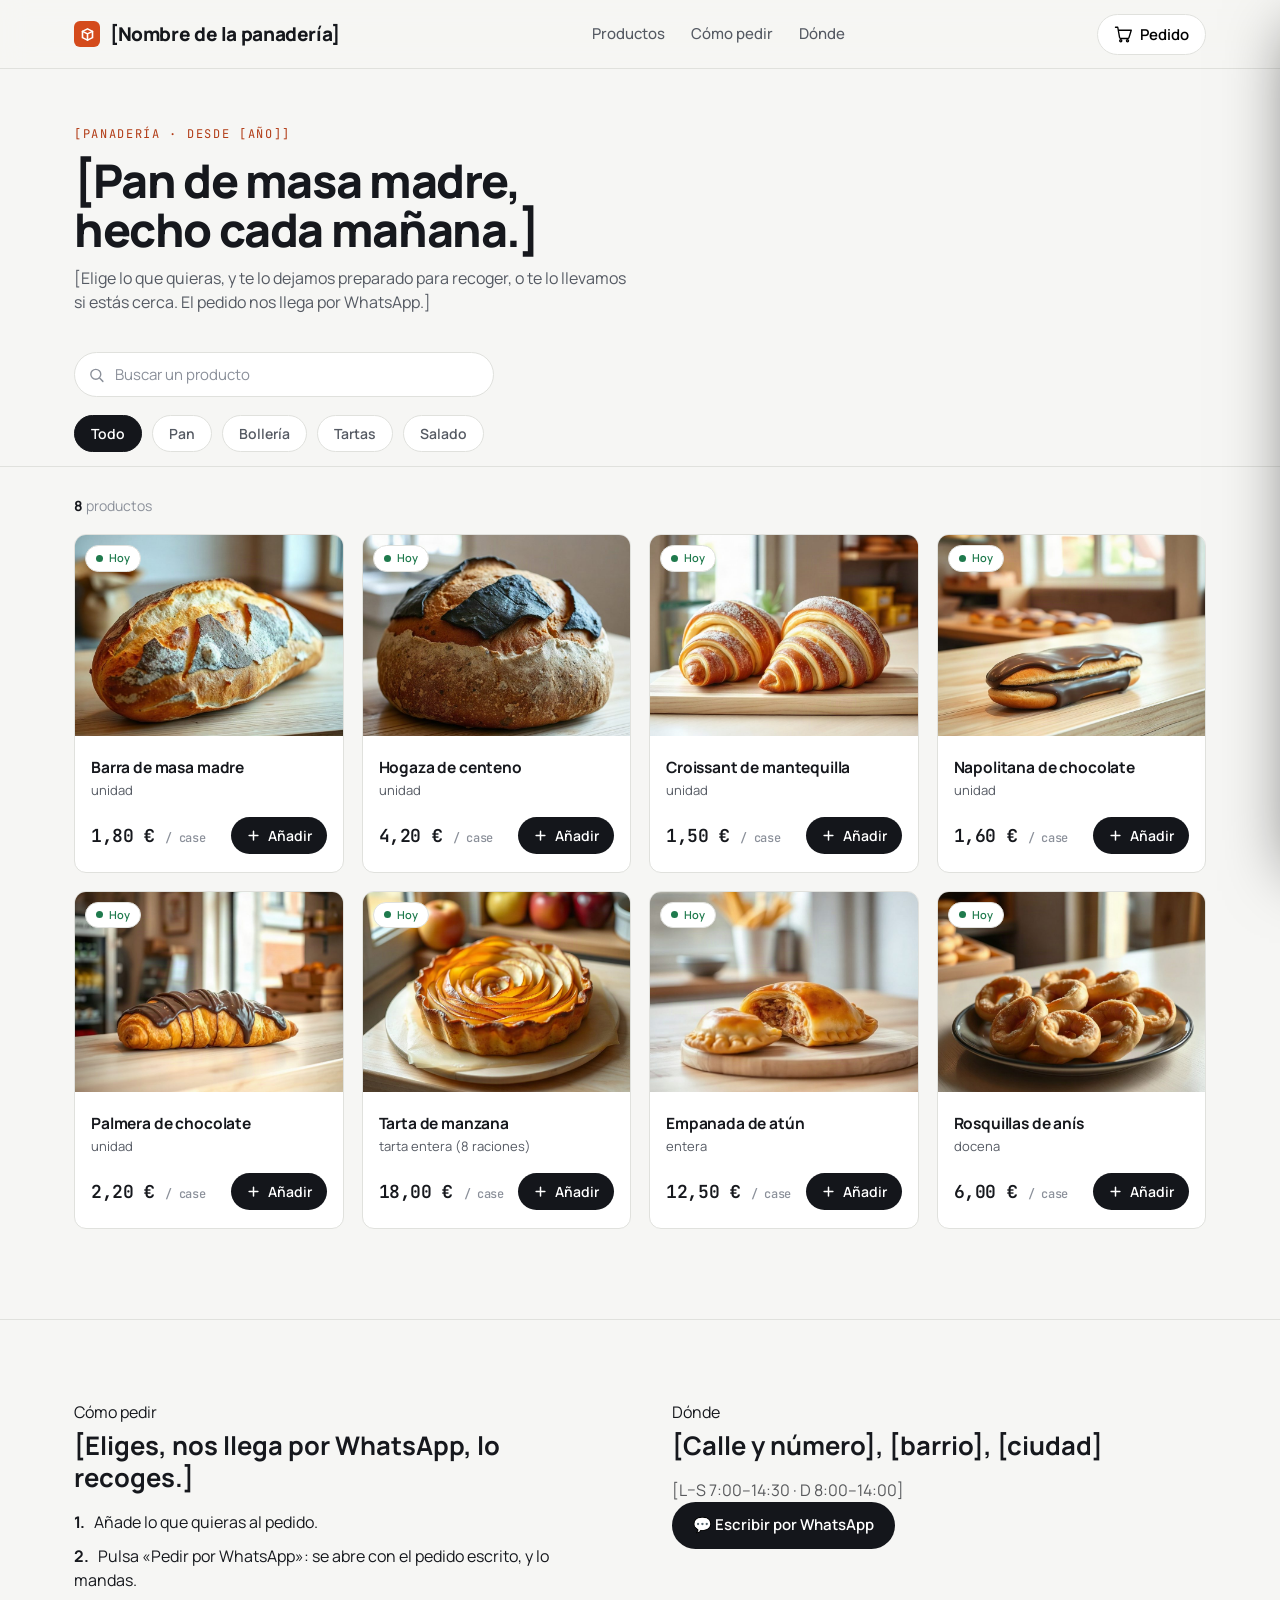
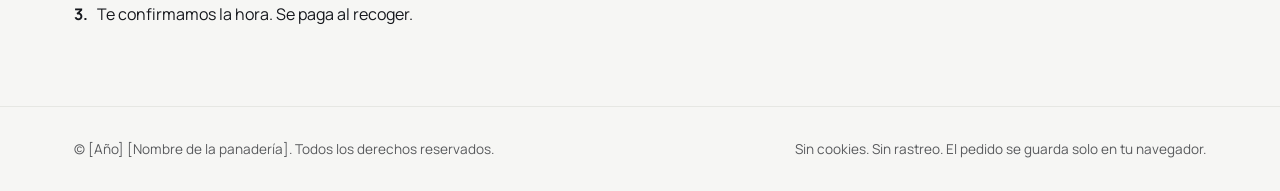
<file: catalogo/index.html>
<!DOCTYPE html>
<html lang="en">
<head>
<meta charset="UTF-8" />
<meta name="viewport" content="width=device-width, initial-scale=1.0" />
<title>[Nombre de la panadería] — pan y bollería de barrio, pedido por WhatsApp</title>
<meta name="description" content="Browse stocked tools, safety, packaging, and facility supplies. Trade pricing, net terms, same-day shipping." />
<link rel="preconnect" href="https://fonts.googleapis.com" />
<link rel="preconnect" href="https://fonts.gstatic.com" crossorigin />
<link href="https://fonts.googleapis.com/css2?family=Manrope:wght@400;500;600;700;800&family=JetBrains+Mono:wght@400;500;600&display=swap" rel="stylesheet" />
<style>
  :root {
    --bg: #f6f6f4; --bg-tint: #ecedea; --surface: #ffffff;
    --ink: #16181d; --ink-soft: #555a63; --ink-faint: #8b909a; --line: #e0e1dd;
    --accent: #d44b1c; --accent-ink: #b23c16; --charcoal: #14161b;
    --ok: #1f7a4d;
    --r-sm: 6px; --r-md: 12px; --r-pill: 999px; --maxw: 1180px;
    --ease: cubic-bezier(0.16, 1, 0.3, 1);
  }
  * { box-sizing: border-box; margin: 0; padding: 0; }
  html { scroll-behavior: smooth; }
  body { font-family: "Manrope", system-ui, sans-serif; background: var(--bg); color: var(--ink); line-height: 1.5; -webkit-font-smoothing: antialiased; }
  body.lock { overflow: hidden; }
  .mono { font-family: "JetBrains Mono", ui-monospace, monospace; }
  .wrap { max-width: var(--maxw); margin: 0 auto; padding: 0 24px; }
  a { color: inherit; text-decoration: none; }
  img { display: block; max-width: 100%; }
  button { font-family: inherit; cursor: pointer; }

  /* ---- Buttons ---- */
  .btn { display: inline-flex; align-items: center; justify-content: center; gap: 8px; white-space: nowrap; font-size: 15px; font-weight: 600; border-radius: var(--r-pill); padding: 11px 20px; border: 1px solid transparent; transition: transform .16s var(--ease), background .16s var(--ease), border-color .16s var(--ease); }
  .btn:active { transform: translateY(1px) scale(0.99); }
  .btn-primary { background: var(--charcoal); color: #fff; }
  .btn-primary:hover { background: #000; }
  .btn-ghost { background: transparent; color: var(--ink); border-color: #c9cac4; }
  .btn-ghost:hover { border-color: var(--ink); }
  .btn-block { width: 100%; }
  .btn-lg { padding: 14px 24px; font-size: 16px; }

  /* ---- Nav ---- */
  header.nav { position: sticky; top: 0; z-index: 40; background: color-mix(in srgb, var(--bg) 84%, transparent); backdrop-filter: saturate(150%) blur(12px); border-bottom: 1px solid var(--line); }
  .nav-inner { display: flex; align-items: center; justify-content: space-between; height: 68px; gap: 16px; }
  .brand { display: flex; align-items: center; gap: 10px; font-weight: 800; font-size: 19px; letter-spacing: -0.02em; }
  .brand .mark { width: 26px; height: 26px; border-radius: var(--r-sm); background: var(--accent); display: grid; place-items: center; }
  .brand .mark svg { width: 15px; height: 15px; }
  .nav-links { display: flex; align-items: center; gap: 26px; font-size: 15px; font-weight: 500; color: var(--ink-soft); }
  .nav-links a:hover { color: var(--ink); }
  .nav-right { display: flex; align-items: center; gap: 12px; }
  .cart-btn { position: relative; display: inline-flex; align-items: center; gap: 8px; background: var(--surface); border: 1px solid var(--line); border-radius: var(--r-pill); padding: 9px 16px; font-weight: 600; font-size: 15px; }
  .cart-btn:hover { border-color: var(--ink); }
  .cart-btn svg { width: 18px; height: 18px; }
  .cart-count { min-width: 20px; height: 20px; padding: 0 6px; border-radius: var(--r-pill); background: var(--accent); color: #fff; font-size: 12px; font-weight: 700; display: grid; place-items: center; }
  .cart-count.hide { display: none; }
  @media (max-width: 820px) { .nav-links { display: none; } }

  /* ---- Catalog header ---- */
  .cat-hero { padding: 44px 0 24px; }
  .cat-hero .eyebrow { font-family: "JetBrains Mono", monospace; font-size: 12px; letter-spacing: 0.14em; text-transform: uppercase; color: var(--accent-ink); margin-bottom: 14px; }
  .cat-hero h1 { font-size: clamp(2rem, 4vw, 2.9rem); letter-spacing: -0.03em; font-weight: 800; line-height: 1.05; max-width: 18ch; }
  .cat-hero p { margin-top: 12px; color: var(--ink-soft); font-size: 16px; max-width: 56ch; }

  /* ---- Filter bar (scroll-snap pills) ---- */
  .filters { position: sticky; top: 68px; z-index: 30; background: var(--bg); border-bottom: 1px solid var(--line); }
  .filter-row { display: flex; gap: 10px; overflow-x: auto; padding: 14px 0; scrollbar-width: none; }
  .filter-row::-webkit-scrollbar { display: none; }
  .pill { flex: none; border: 1px solid var(--line); background: var(--surface); color: var(--ink-soft); border-radius: var(--r-pill); padding: 8px 16px; font-size: 14px; font-weight: 600; transition: all .15s var(--ease); }
  .pill:hover { color: var(--ink); border-color: #c9cac4; }
  .pill.active { background: var(--charcoal); color: #fff; border-color: var(--charcoal); }

  /* ---- Product grid ---- */
  .grid-wrap { padding: 28px 0 90px; }
  .count-line { font-size: 14px; color: var(--ink-faint); margin-bottom: 18px; }
  .count-line strong { color: var(--ink); font-weight: 700; }
  .grid { display: grid; grid-template-columns: repeat(4, 1fr); gap: 18px; }
  @media (max-width: 1000px) { .grid { grid-template-columns: repeat(3, 1fr); } }
  @media (max-width: 760px) { .grid { grid-template-columns: repeat(2, 1fr); } }
  @media (max-width: 460px) { .grid { grid-template-columns: 1fr; } }

  .card { background: var(--surface); border: 1px solid var(--line); border-radius: var(--r-md); overflow: hidden; display: flex; flex-direction: column; transition: transform .22s var(--ease), box-shadow .22s var(--ease); }
  .card:hover { transform: translateY(-3px); box-shadow: 0 18px 38px -26px rgba(20,22,28,0.42); }
  .card .thumb { aspect-ratio: 4/3; background: var(--bg-tint); overflow: hidden; position: relative; }
  .card .thumb img { width: 100%; height: 100%; object-fit: cover; transition: transform .4s var(--ease); }
  .card:hover .thumb img { transform: scale(1.05); }
  .card .stock { position: absolute; top: 10px; left: 10px; background: var(--surface); border: 1px solid var(--line); border-radius: var(--r-pill); padding: 4px 10px; font-size: 11px; font-weight: 600; color: var(--ok); display: flex; align-items: center; gap: 6px; }
  .card .stock .dot { width: 7px; height: 7px; border-radius: 50%; background: var(--ok); }
  .card .body { padding: 16px 16px 18px; display: flex; flex-direction: column; flex: 1; }
  .card .brand-tag { font-family: "JetBrains Mono", monospace; font-size: 11px; letter-spacing: 0.08em; text-transform: uppercase; color: var(--ink-faint); }
  .card h3 { margin-top: 5px; font-size: 15.5px; font-weight: 700; letter-spacing: -0.01em; line-height: 1.3; }
  .card .unit { margin-top: 4px; font-size: 13px; color: var(--ink-soft); }
  .card .foot { margin-top: auto; padding-top: 16px; display: flex; align-items: center; justify-content: space-between; gap: 10px; }
  .card .price { font-family: "JetBrains Mono", monospace; font-size: 18px; font-weight: 600; letter-spacing: -0.02em; }
  .card .price small { font-size: 12px; color: var(--ink-faint); font-weight: 500; }
  .add { display: inline-flex; align-items: center; gap: 7px; background: var(--charcoal); color: #fff; border: none; border-radius: var(--r-pill); padding: 9px 15px; font-size: 14px; font-weight: 600; transition: background .15s var(--ease), transform .15s var(--ease); }
  .add:hover { background: #000; }
  .add:active { transform: scale(0.96); }
  .add svg { width: 15px; height: 15px; }

  /* ---- Search + filter tools ---- */
  .filter-tools { padding: 14px 0 4px; }
  .search { position: relative; max-width: 420px; }
  .search svg.mag { position: absolute; left: 14px; top: 50%; transform: translateY(-50%); width: 17px; height: 17px; color: var(--ink-faint); pointer-events: none; }
  .search input { width: 100%; font-family: inherit; font-size: 15px; color: var(--ink); background: var(--surface); border: 1px solid var(--line); border-radius: var(--r-pill); padding: 11px 40px 11px 40px; transition: border-color .15s var(--ease), box-shadow .15s var(--ease); }
  .search input::placeholder { color: var(--ink-faint); }
  .search input:focus { outline: none; border-color: var(--ink); box-shadow: 0 0 0 3px rgba(20,22,27,0.06); }
  .search .clear { position: absolute; right: 8px; top: 50%; transform: translateY(-50%); width: 26px; height: 26px; border: none; background: var(--bg-tint); border-radius: var(--r-pill); display: none; place-items: center; color: var(--ink-soft); }
  .search .clear.show { display: grid; }
  .search .clear:hover { color: var(--ink); }
  .search .clear svg { width: 13px; height: 13px; }

  .no-results { grid-column: 1 / -1; text-align: center; padding: 56px 20px; color: var(--ink-soft); }
  .no-results h3 { font-size: 17px; font-weight: 700; color: var(--ink); }
  .no-results p { margin-top: 6px; font-size: 14px; }
  .no-results button { margin-top: 16px; }

  /* ---- Product detail modal ---- */
  .modal { position: fixed; top: 50%; left: 50%; transform: translate(-50%, -46%); width: 860px; max-width: 94vw; max-height: 90vh; overflow-y: auto; background: var(--bg); border-radius: var(--r-md); z-index: 70; opacity: 0; visibility: hidden; transition: opacity .26s var(--ease), transform .26s var(--ease), visibility .26s var(--ease); box-shadow: 0 40px 100px -30px rgba(0,0,0,0.5); }
  .modal.open { opacity: 1; visibility: visible; transform: translate(-50%, -50%); }
  .modal .x { position: absolute; top: 16px; right: 16px; z-index: 2; width: 36px; height: 36px; border-radius: var(--r-sm); border: 1px solid var(--line); background: var(--surface); display: grid; place-items: center; }
  .modal .x:hover { border-color: var(--ink); }
  .modal .x svg { width: 17px; height: 17px; }
  .modal-grid { display: grid; grid-template-columns: 1fr 1fr; }
  .modal-img { aspect-ratio: 1; background: var(--bg-tint); overflow: hidden; border-radius: var(--r-md) 0 0 var(--r-md); }
  .modal-img img { width: 100%; height: 100%; object-fit: cover; }
  .modal-info { padding: 36px 34px; display: flex; flex-direction: column; }
  .modal-info .bt { font-family: "JetBrains Mono", monospace; font-size: 11.5px; letter-spacing: 0.08em; text-transform: uppercase; color: var(--ink-faint); }
  .modal-info h2 { margin-top: 8px; font-size: 24px; font-weight: 800; letter-spacing: -0.025em; line-height: 1.2; }
  .modal-info .mprice { margin-top: 16px; display: flex; align-items: baseline; gap: 10px; }
  .modal-info .mprice .p { font-family: "JetBrains Mono", monospace; font-size: 26px; font-weight: 600; letter-spacing: -0.02em; }
  .modal-info .mprice .u { font-size: 14px; color: var(--ink-soft); }
  .modal-info .mstock { margin-top: 10px; font-size: 13px; font-weight: 600; color: var(--ok); display: flex; align-items: center; gap: 7px; }
  .modal-info .mstock .dot { width: 8px; height: 8px; border-radius: 50%; background: var(--ok); }
  .modal-info .desc { margin-top: 18px; font-size: 15px; color: var(--ink-soft); line-height: 1.6; }
  .specs { margin-top: 20px; border-top: 1px solid var(--line); }
  .specs .srow { display: flex; justify-content: space-between; gap: 16px; padding: 11px 0; border-bottom: 1px solid var(--line); font-size: 14px; }
  .specs .srow .k { color: var(--ink-faint); }
  .specs .srow .v { color: var(--ink); font-weight: 600; text-align: right; }
  .modal-buy { margin-top: auto; padding-top: 26px; display: flex; align-items: center; gap: 12px; }
  .modal-buy .stepper { display: inline-flex; align-items: center; border: 1px solid var(--line); border-radius: var(--r-pill); background: var(--surface); height: 48px; }
  .modal-buy .stepper button { width: 40px; height: 100%; border: none; background: transparent; font-size: 18px; color: var(--ink); }
  .modal-buy .stepper button:hover { color: var(--accent-ink); }
  .modal-buy .stepper span { min-width: 30px; text-align: center; font-family: "JetBrains Mono", monospace; font-weight: 600; }
  @media (max-width: 720px) {
    .modal-grid { grid-template-columns: 1fr; }
    .modal-img { aspect-ratio: 16/10; border-radius: var(--r-md) var(--r-md) 0 0; }
    .modal-info { padding: 26px 22px; }
  }

  /* ---- Cart drawer ---- */
  .scrim { position: fixed; inset: 0; background: rgba(16,18,22,0.42); opacity: 0; visibility: hidden; transition: opacity .28s var(--ease), visibility .28s var(--ease); z-index: 60; }
  .scrim.open { opacity: 1; visibility: visible; }
  .drawer { position: fixed; top: 0; right: 0; height: 100%; width: 400px; max-width: 92vw; background: var(--bg); z-index: 70; display: flex; flex-direction: column; transform: translateX(100%); transition: transform .32s var(--ease); box-shadow: -20px 0 60px -30px rgba(0,0,0,0.5); }
  .drawer.open { transform: translateX(0); }
  .drawer-head { display: flex; align-items: center; justify-content: space-between; padding: 22px 22px 16px; border-bottom: 1px solid var(--line); }
  .drawer-head h2 { font-size: 19px; font-weight: 800; letter-spacing: -0.02em; }
  .drawer-head .x { width: 34px; height: 34px; border-radius: var(--r-sm); border: 1px solid var(--line); background: var(--surface); display: grid; place-items: center; }
  .drawer-head .x:hover { border-color: var(--ink); }
  .drawer-head .x svg { width: 17px; height: 17px; }
  .drawer-body { flex: 1; overflow-y: auto; padding: 8px 22px; }

  .line { display: flex; gap: 14px; padding: 18px 0; border-bottom: 1px solid var(--line); }
  .line .lt { width: 64px; height: 64px; border-radius: var(--r-sm); overflow: hidden; flex: none; border: 1px solid var(--line); background: var(--bg-tint); }
  .line .lt img { width: 100%; height: 100%; object-fit: cover; }
  .line .li { flex: 1; min-width: 0; }
  .line .li .bt { font-family: "JetBrains Mono", monospace; font-size: 10.5px; letter-spacing: 0.06em; text-transform: uppercase; color: var(--ink-faint); }
  .line .li h4 { font-size: 14px; font-weight: 700; line-height: 1.3; margin-top: 2px; }
  .line .li .lp { margin-top: 4px; font-family: "JetBrains Mono", monospace; font-size: 13.5px; color: var(--ink-soft); }
  .line .lr { display: flex; flex-direction: column; align-items: flex-end; justify-content: space-between; }
  .stepper { display: inline-flex; align-items: center; border: 1px solid var(--line); border-radius: var(--r-pill); background: var(--surface); }
  .stepper button { width: 28px; height: 28px; border: none; background: transparent; font-size: 16px; color: var(--ink); display: grid; place-items: center; border-radius: var(--r-pill); }
  .stepper button:hover { background: var(--bg-tint); }
  .stepper span { min-width: 26px; text-align: center; font-size: 14px; font-weight: 600; font-family: "JetBrains Mono", monospace; }
  .remove { background: none; border: none; color: var(--ink-faint); font-size: 12px; font-weight: 600; padding: 2px; }
  .remove:hover { color: var(--accent-ink); }

  .empty { text-align: center; padding: 60px 20px; color: var(--ink-soft); }
  .empty .ec { width: 56px; height: 56px; border-radius: var(--r-pill); background: var(--bg-tint); display: grid; place-items: center; margin: 0 auto 16px; color: var(--ink-faint); }
  .empty .ec svg { width: 26px; height: 26px; }
  .empty h3 { font-size: 17px; font-weight: 700; color: var(--ink); }
  .empty p { margin-top: 6px; font-size: 14px; }

  .drawer-foot { border-top: 1px solid var(--line); padding: 20px 22px calc(20px + env(safe-area-inset-bottom)); background: var(--surface); }
  .drawer-foot .row { display: flex; justify-content: space-between; font-size: 14px; color: var(--ink-soft); margin-bottom: 8px; }
  .drawer-foot .row.total { font-size: 18px; font-weight: 800; color: var(--ink); margin-top: 6px; margin-bottom: 16px; }
  .drawer-foot .row .mono { font-family: "JetBrains Mono", monospace; }
  .drawer-foot .note { font-size: 12px; color: var(--ink-faint); margin-top: 12px; text-align: center; }

  /* ---- Toast ---- */
  .toast { position: fixed; left: 50%; bottom: 28px; transform: translate(-50%, 24px); background: var(--charcoal); color: #fff; padding: 12px 20px; border-radius: var(--r-pill); font-size: 14px; font-weight: 600; display: flex; align-items: center; gap: 9px; z-index: 80; opacity: 0; pointer-events: none; transition: opacity .25s var(--ease), transform .25s var(--ease); }
  .toast.show { opacity: 1; transform: translate(-50%, 0); }
  .toast svg { width: 17px; height: 17px; color: #6fe0a3; }

  /* ---- Motion: entrances + feedback ---- */
  @keyframes cardIn { from { opacity: 0; transform: translateY(18px); } to { opacity: 1; transform: none; } }
  .card { animation: cardIn .5s var(--ease) backwards; }   /* backwards keeps it hidden during the staggered delay */

  @keyframes headIn { from { opacity: 0; transform: translateY(14px); } to { opacity: 1; transform: none; } }
  .cat-hero .eyebrow { animation: headIn .55s var(--ease) backwards; animation-delay: .02s; }
  .cat-hero h1 { animation: headIn .6s var(--ease) backwards; animation-delay: .1s; }
  .cat-hero p { animation: headIn .6s var(--ease) backwards; animation-delay: .18s; }
  .filter-tools, .filter-row { animation: headIn .6s var(--ease) backwards; animation-delay: .26s; }

  @keyframes badgePop { 0% { transform: scale(1); } 35% { transform: scale(1.4); } 100% { transform: scale(1); } }
  .cart-count.bump { animation: badgePop .4s var(--ease); }

  @keyframes cartNudge { 0% { transform: none; } 30% { transform: translateY(-3px) rotate(-6deg); } 100% { transform: none; } }
  .cart-btn.nudge svg { animation: cartNudge .45s var(--ease); }

  @media (prefers-reduced-motion: reduce) {
    html { scroll-behavior: auto; }
    .card, .add, .scrim, .drawer, .modal, .toast, .card .thumb img { transition: none; }
    .card, .cat-hero .eyebrow, .cat-hero h1, .cat-hero p, .filter-tools, .filter-row,
    .cart-count.bump, .cart-btn.nudge svg { animation: none; }
  }
.info{padding:5rem 0;border-top:1px solid var(--line, #e6e6e6)}.info-grid{display:grid;grid-template-columns:1fr 1fr;gap:4rem}.info h2{font-size:1.6rem;margin:.4rem 0 1rem;line-height:1.25}
.pasos{list-style:none;padding:0;display:grid;gap:.6rem}.pasos b{margin-right:.4rem}.horario{opacity:.7}
.pie{padding:2rem 0;border-top:1px solid var(--line, #e6e6e6);font-size:.85rem;opacity:.7}.pie .wrap{display:flex;justify-content:space-between;flex-wrap:wrap;gap:1rem}
.nota-pedido{display:grid;gap:.35rem;font-size:.9rem;margin:.6rem 0}.nota-pedido input{padding:.7rem .9rem;border:1px solid #ccc;border-radius:8px;font:inherit}
@media (max-width:820px){.info-grid{grid-template-columns:1fr}}
/* ── MÓVIL ── */
@media (hover:none){ .card:hover .thumb img{transform:none} }
@media (max-width:820px){
  .drawer{width:100%;max-width:none}
  .grid{grid-template-columns:1fr 1fr;gap:1rem}
  .cat-hero h1{font-size:clamp(1.7rem,7vw,2.4rem)}
  .nav-links{display:none}
  .modal{width:calc(100% - 1.6rem);max-height:88vh;overflow:auto}
  .modal-grid{grid-template-columns:1fr}
  .info{padding:3.5rem 0}
}
@media (max-width:420px){ .grid{grid-template-columns:1fr} }
</style>
</head>
<body>

<!-- ============ NAV ============ -->
<header class="nav">
  <div class="wrap nav-inner">
    <a class="brand" href="#">
      <span class="mark"><svg viewBox="0 0 24 24" fill="none" stroke="#fff" stroke-width="2.6" stroke-linecap="round" stroke-linejoin="round"><path d="M4 7l8-4 8 4v10l-8 4-8-4z"/><path d="M4 7l8 4 8-4M12 11v10"/></svg></span> <span id="marcaNombre">[Nombre]</span>
    </a>
    <nav class="nav-links">
      <a href="#catalog">Productos</a>
      <a href="#como">Cómo pedir</a>
      <a href="#donde">Dónde</a>
    </nav>
    <div class="nav-right">
      <button class="cart-btn" id="cartOpen" aria-label="Ver pedido">
        <svg viewBox="0 0 24 24" fill="none" stroke="currentColor" stroke-width="1.8" stroke-linecap="round" stroke-linejoin="round"><circle cx="9" cy="21" r="1.4"/><circle cx="18" cy="21" r="1.4"/><path d="M2 3h3l2.4 13.4a2 2 0 0 0 2 1.6h8.7a2 2 0 0 0 2-1.6L23 7H6"/></svg>
        Pedido
        <span class="cart-count hide" id="cartCount">0</span>
      </button>
    </div>
  </div>
</header>

<!-- ============ CATALOG HEADER ============ -->
<section class="cat-hero" id="catalog">
  <div class="wrap">
    <p class="eyebrow">[Panadería · desde [año]]</p>
    <h1>[Pan de masa madre, hecho cada mañana.]</h1>
    <p>[Elige lo que quieras, y te lo dejamos preparado para recoger, o te lo llevamos si estás cerca. El pedido nos llega por WhatsApp.]</p>
  </div>
</section>

<!-- ============ FILTERS ============ -->
<div class="filters">
  <div class="wrap">
    <div class="filter-tools">
      <div class="search">
        <svg class="mag" viewBox="0 0 24 24" fill="none" stroke="currentColor" stroke-width="2" stroke-linecap="round" stroke-linejoin="round"><circle cx="11" cy="11" r="7"/><path d="m21 21-4.3-4.3"/></svg>
        <input id="search" type="search" placeholder="Buscar un producto" autocomplete="off" />
        <button class="clear" id="searchClear" aria-label="Borrar"><svg viewBox="0 0 24 24" fill="none" stroke="currentColor" stroke-width="2.4" stroke-linecap="round" stroke-linejoin="round"><path d="M18 6 6 18M6 6l12 12"/></svg></button>
      </div>
    </div>
    <div class="filter-row" id="filterRow"></div>
  </div>
</div>

<!-- ============ GRID ============ -->
<section class="grid-wrap">
  <div class="wrap">
    <p class="count-line"><strong id="resultCount">0</strong> productos</p>
    <div class="grid" id="grid"></div>
  </div>
</section>

<!-- ============ CÓMO PEDIR / DÓNDE ============ -->
<section class="info" id="como">
  <div class="wrap info-grid">
    <div><p class="eyebrow">Cómo pedir</p><h2>[Eliges, nos llega por WhatsApp, lo recoges.]</h2>
      <ol class="pasos"><li><b>1.</b> Añade lo que quieras al pedido.</li><li><b>2.</b> Pulsa «Pedir por WhatsApp»: se abre con el pedido escrito, y lo mandas.</li><li><b>3.</b> Te confirmamos la hora. Se paga al recoger.</li></ol></div>
    <div id="donde"><p class="eyebrow">Dónde</p><h2 data-negocio="direccion"></h2><p class="horario" data-negocio="horario"></p>
      <p><a class="btn btn-primary" data-wa href="#" target="_blank" rel="noopener">💬 Escribir por WhatsApp</a></p></div>
  </div>
</section>
<footer class="pie"><div class="wrap"><span>© [Año] <span data-negocio="nombre"></span>. Todos los derechos reservados.</span><span>Sin cookies. Sin rastreo. El pedido se guarda solo en tu navegador.</span></div></footer>

<!-- ============ CART ============ -->
<div class="scrim" id="scrim"></div>
<aside class="drawer" id="drawer" aria-label="Tu pedido">
  <div class="drawer-head">
    <h2>Tu pedido</h2>
    <button class="x" id="cartClose" aria-label="Cerrar"><svg viewBox="0 0 24 24" fill="none" stroke="currentColor" stroke-width="2" stroke-linecap="round" stroke-linejoin="round"><path d="M18 6 6 18M6 6l12 12"/></svg></button>
  </div>
  <div class="drawer-body" id="drawerBody"></div>
  <div class="drawer-foot" id="drawerFoot" style="display:none;">
    <div class="row total"><span>Total</span><span class="mono" id="orderTotal">0,00 €</span></div>
    <label class="nota-pedido">¿Cuándo lo recoges? (día y hora)<input id="recoger" type="text" placeholder="Mañana a las 9"></label>
    <button class="btn btn-primary btn-block btn-lg" id="checkout">💬 Pedir por WhatsApp</button>
    <p class="note">El pedido se abre en WhatsApp ya escrito; lo mandas tú. Se paga al recoger.</p>
  </div>
</aside>

<!-- ============ PRODUCT MODAL ============ -->
<div class="scrim" id="modalScrim"></div>
<div class="modal" id="modal" role="dialog" aria-modal="true" aria-label="Producto">
  <button class="x" id="modalClose" aria-label="Cerrar"><svg viewBox="0 0 24 24" fill="none" stroke="currentColor" stroke-width="2" stroke-linecap="round" stroke-linejoin="round"><path d="M18 6 6 18M6 6l12 12"/></svg></button>
  <div class="modal-grid" id="modalGrid"></div>
</div>

<!-- ============ TOAST ============ -->
<div class="toast" id="toast"><svg viewBox="0 0 24 24" fill="none" stroke="currentColor" stroke-width="2.4" stroke-linecap="round" stroke-linejoin="round"><path d="M20 6 9 17l-5-5"/></svg><span id="toastText">Añadido al pedido</span></div>

<script src="js/datos.js"></script>
<script>
/* ---- Los productos vienen de js/datos.js ---- */
const PRODUCTS = PRODUCTOS.map(p => ({ id:p.id, brand:"", name:p.nombre, unit:p.unidad, price:p.precio, cat:p.cat, foto:p.foto }));
const DETAILS = Object.fromEntries(PRODUCTOS.map(p => [p.id, { desc:p.desc, specs:p.datos || [] }]));
const img = (p) => p.foto;
const fmt = (n) => n.toFixed(2).replace(".", ",") + " €";

/* ---- State ---- */
let activeCat = "all";
let searchQuery = "";
let cart = {};
try { cart = JSON.parse(localStorage.getItem("pedido")) || {}; } catch (e) { cart = {}; }
const save = () => { try { localStorage.setItem("pedido", JSON.stringify(cart)); } catch (e) {} };

const $ = (id) => document.getElementById(id);
const byId = (id) => PRODUCTS.find(p => p.id === id);

/* ---- Render grid ---- */
function renderGrid() {
  const q = searchQuery.trim().toLowerCase();
  const list = PRODUCTS.filter(p => {
    const catOk = activeCat === "all" || p.cat === activeCat;
    const textOk = !q || (p.name + " " + p.brand).toLowerCase().includes(q);
    return catOk && textOk;
  });
  $("resultCount").textContent = list.length;

  if (list.length === 0) {
    $("grid").innerHTML = `
      <div class="no-results">
        <h3>No hay nada con ese nombre</h3>
        <p>Prueba otra palabra, o quita el filtro para ver todo.</p>
        <button class="btn btn-ghost" id="resetFilters">Ver todo</button>
      </div>`;
    return;
  }

  $("grid").innerHTML = list.map((p, i) => `
    <article class="card" data-id="${p.id}" style="cursor:pointer; animation-delay:${Math.min(i, 12) * 45}ms;">
      <div class="thumb">
        <span class="stock"><span class="dot"></span> Hoy</span>
        <img src="${img(p)}" alt="${p.name}" loading="lazy" />
      </div>
      <div class="body">
        <span class="brand-tag">${p.brand}</span>
        <h3>${p.name}</h3>
        <span class="unit">${p.unit}</span>
        <div class="foot">
          <span class="price">${fmt(p.price)} <small>/ ${p.unit.toLowerCase().startsWith("each") || p.unit.toLowerCase().startsWith("per") ? "ea" : "case"}</small></span>
          <button class="add" data-add="${p.id}">
            <svg viewBox="0 0 24 24" fill="none" stroke="currentColor" stroke-width="2.4" stroke-linecap="round" stroke-linejoin="round"><path d="M12 5v14M5 12h14"/></svg>
            Añadir
          </button>
        </div>
      </div>
    </article>`).join("");
}

/* ---- Cart ops ---- */
function addToCart(id, qty) {
  qty = qty || 1;
  cart[id] = (cart[id] || 0) + qty;
  save(); updateCart();
  showToast(byId(id).brand + " added to order");
}
function setQty(id, q) {
  if (q <= 0) { delete cart[id]; } else { cart[id] = q; }
  save(); updateCart();
}

function cartCount() { return Object.values(cart).reduce((a, b) => a + b, 0); }
function cartSubtotal() { return Object.entries(cart).reduce((s, [id, q]) => s + (byId(id) ? byId(id).price * q : 0), 0); }

let prevCount = cartCount();
function updateCart() {
  const count = cartCount();
  const badge = $("cartCount");
  badge.textContent = count;
  badge.classList.toggle("hide", count === 0);

  if (count > prevCount) {                          // feedback only when items were added
    const btn = $("cartOpen");
    badge.classList.remove("bump"); btn.classList.remove("nudge");
    void badge.offsetWidth;                          // restart the animation
    badge.classList.add("bump"); btn.classList.add("nudge");
    setTimeout(() => { badge.classList.remove("bump"); btn.classList.remove("nudge"); }, 500);
  }
  prevCount = count;

  const entries = Object.entries(cart).filter(([id]) => byId(id));
  if (entries.length === 0) {
    $("drawerFoot").style.display = "none";
    $("drawerBody").innerHTML = `
      <div class="empty">
        <div class="ec"><svg viewBox="0 0 24 24" fill="none" stroke="currentColor" stroke-width="1.7" stroke-linecap="round" stroke-linejoin="round"><circle cx="9" cy="21" r="1.4"/><circle cx="18" cy="21" r="1.4"/><path d="M2 3h3l2.4 13.4a2 2 0 0 0 2 1.6h8.7a2 2 0 0 0 2-1.6L23 7H6"/></svg></div>
        <h3>Tu pedido está vacío</h3>
        <p>Añade algo de la lista y aparecerá aquí.</p>
      </div>`;
    return;
  }

  $("drawerBody").innerHTML = entries.map(([id, q]) => {
    const p = byId(id);
    return `
      <div class="line">
        <div class="lt"><img src="${img(p)}" alt="${p.name}" /></div>
        <div class="li">
          <div class="bt">${p.brand}</div>
          <h4>${p.name}</h4>
          <div class="lp">${fmt(p.price)} &middot; ${p.unit}</div>
        </div>
        <div class="lr">
          <button class="remove" data-remove="${id}">Quitar</button>
          <div class="stepper">
            <button data-dec="${id}" aria-label="Menos">&minus;</button>
            <span>${q}</span>
            <button data-inc="${id}" aria-label="Más">+</button>
          </div>
        </div>
      </div>`;
  }).join("");

  const sub = cartSubtotal();
  (($("subTotal")||{}).textContent) = fmt(sub);
  $("orderTotal").textContent = fmt(sub);
  $("drawerFoot").style.display = "block";
}

/* ---- Drawer ---- */
function openDrawer() { $("scrim").classList.add("open"); $("drawer").classList.add("open"); document.body.classList.add("lock"); }
function closeDrawer() { $("scrim").classList.remove("open"); $("drawer").classList.remove("open"); document.body.classList.remove("lock"); }

/* ---- Product modal ---- */
let modalQty = 1;
function openModal(id) {
  const p = byId(id); if (!p) return;
  const d = DETAILS[id] || { desc: "", specs: [] };
  modalQty = 1;
  $("modalGrid").innerHTML = `
    <div class="modal-img"><img src="${img(p)}" alt="${p.name}" /></div>
    <div class="modal-info">
      <div class="bt">${p.brand}</div>
      <h2>${p.name}</h2>
      <div class="mprice"><span class="p mono">${fmt(p.price)}</span><span class="u">/ ${p.unit}</span></div>
      <div class="mstock"><span class="dot"></span> Recién hecho, cada día</div>
      <p class="desc">${d.desc}</p>
      <div class="specs">
        ${d.specs.map(s => `<div class="srow"><span class="k">${s[0]}</span><span class="v">${s[1]}</span></div>`).join("")}
      </div>
      <div class="modal-buy">
        <div class="stepper">
          <button id="mDec" aria-label="Menos">&minus;</button>
          <span id="mQty">1</span>
          <button id="mInc" aria-label="Más">+</button>
        </div>
        <button class="btn btn-primary btn-lg" id="mAdd" data-modal-add="${id}" style="flex:1;">Añadir al pedido</button>
      </div>
    </div>`;
  $("modalScrim").classList.add("open");
  $("modal").classList.add("open");
  document.body.classList.add("lock");
}
function closeModal() { $("modalScrim").classList.remove("open"); $("modal").classList.remove("open"); if (!$("drawer").classList.contains("open")) document.body.classList.remove("lock"); }
function setModalQty(q) { modalQty = Math.max(1, q); const el = $("mQty"); if (el) el.textContent = modalQty; }

/* ---- Toast ---- */
let toastTimer;
function showToast(msg) {
  $("toastText").textContent = msg;
  $("toast").classList.add("show");
  clearTimeout(toastTimer);
  toastTimer = setTimeout(() => $("toast").classList.remove("show"), 1900);
}

/* ---- Events (delegated) ---- */
document.addEventListener("click", (e) => {
  const add = e.target.closest("[data-add]");
  if (add) { addToCart(add.dataset.add); return; }            // grid quick-add, do not open modal
  const mAdd = e.target.closest("[data-modal-add]");
  if (mAdd) { addToCart(mAdd.dataset.modalAdd, modalQty); closeModal(); return; }
  if (e.target.closest("#mInc")) { setModalQty(modalQty + 1); return; }
  if (e.target.closest("#mDec")) { setModalQty(modalQty - 1); return; }
  const inc = e.target.closest("[data-inc]");
  if (inc) { setQty(inc.dataset.inc, (cart[inc.dataset.inc] || 0) + 1); return; }
  const dec = e.target.closest("[data-dec]");
  if (dec) { setQty(dec.dataset.dec, (cart[dec.dataset.dec] || 0) - 1); return; }
  const rem = e.target.closest("[data-remove]");
  if (rem) { setQty(rem.dataset.remove, 0); return; }
  if (e.target.closest("#resetFilters")) {
    activeCat = "all"; searchQuery = ""; $("search").value = ""; $("searchClear").classList.remove("show");
    document.querySelectorAll(".pill").forEach(p => p.classList.toggle("active", p.dataset.cat === "all"));
    renderGrid(); return;
  }
  const pill = e.target.closest(".pill");
  if (pill) {
    document.querySelectorAll(".pill").forEach(p => p.classList.remove("active"));
    pill.classList.add("active");
    activeCat = pill.dataset.cat;
    renderGrid();
    return;
  }
  const card = e.target.closest(".card");
  if (card && card.dataset.id) { openModal(card.dataset.id); }   // card click opens detail
});

/* ---- Search ---- */
$("search").addEventListener("input", (e) => {
  searchQuery = e.target.value;
  $("searchClear").classList.toggle("show", searchQuery.length > 0);
  renderGrid();
});
$("searchClear").addEventListener("click", () => {
  searchQuery = ""; $("search").value = ""; $("searchClear").classList.remove("show");
  $("search").focus(); renderGrid();
});

$("cartOpen").addEventListener("click", openDrawer);
$("cartClose").addEventListener("click", closeDrawer);
$("scrim").addEventListener("click", closeDrawer);
$("modalClose").addEventListener("click", closeModal);
$("modalScrim").addEventListener("click", closeModal);
document.addEventListener("keydown", (e) => { if (e.key === "Escape") { closeModal(); closeDrawer(); } });
$("checkout").addEventListener("click", () => {
  const lineas = Object.entries(cart).map(([id, q]) => { const p = byId(id); return p ? `• ${q} × ${p.name} (${p.unit}) — ${fmt(p.price * q)}` : ""; }).filter(Boolean);
  const cuando = ($("recoger").value || "").trim();
  const msg = `Hola, quiero hacer un pedido:\n${lineas.join("\n")}\nTotal: ${fmt(cartSubtotal())}` + (cuando ? `\nPara recoger: ${cuando}` : "");
  window.open(`https://wa.me/${NEGOCIO.whatsapp}?text=${encodeURIComponent(msg)}`, "_blank", "noopener");
  showToast("Se abre WhatsApp con tu pedido");
});

/* ---- Init ---- */
$("filterRow").innerHTML = CATEGORIAS.map(([k, v], i) => `<button class="pill ${i === 0 ? "active" : ""}" data-cat="${k === "todo" ? "all" : k}">${v}</button>`).join("");
$("marcaNombre").textContent = NEGOCIO.nombre;
document.querySelectorAll("[data-negocio]").forEach(el => { el.textContent = NEGOCIO[el.dataset.negocio] || ""; });
document.querySelectorAll("[data-wa]").forEach(el => { el.href = "https://wa.me/" + NEGOCIO.whatsapp; });
renderGrid();
updateCart();
</script>
</body>
</html>
</file>
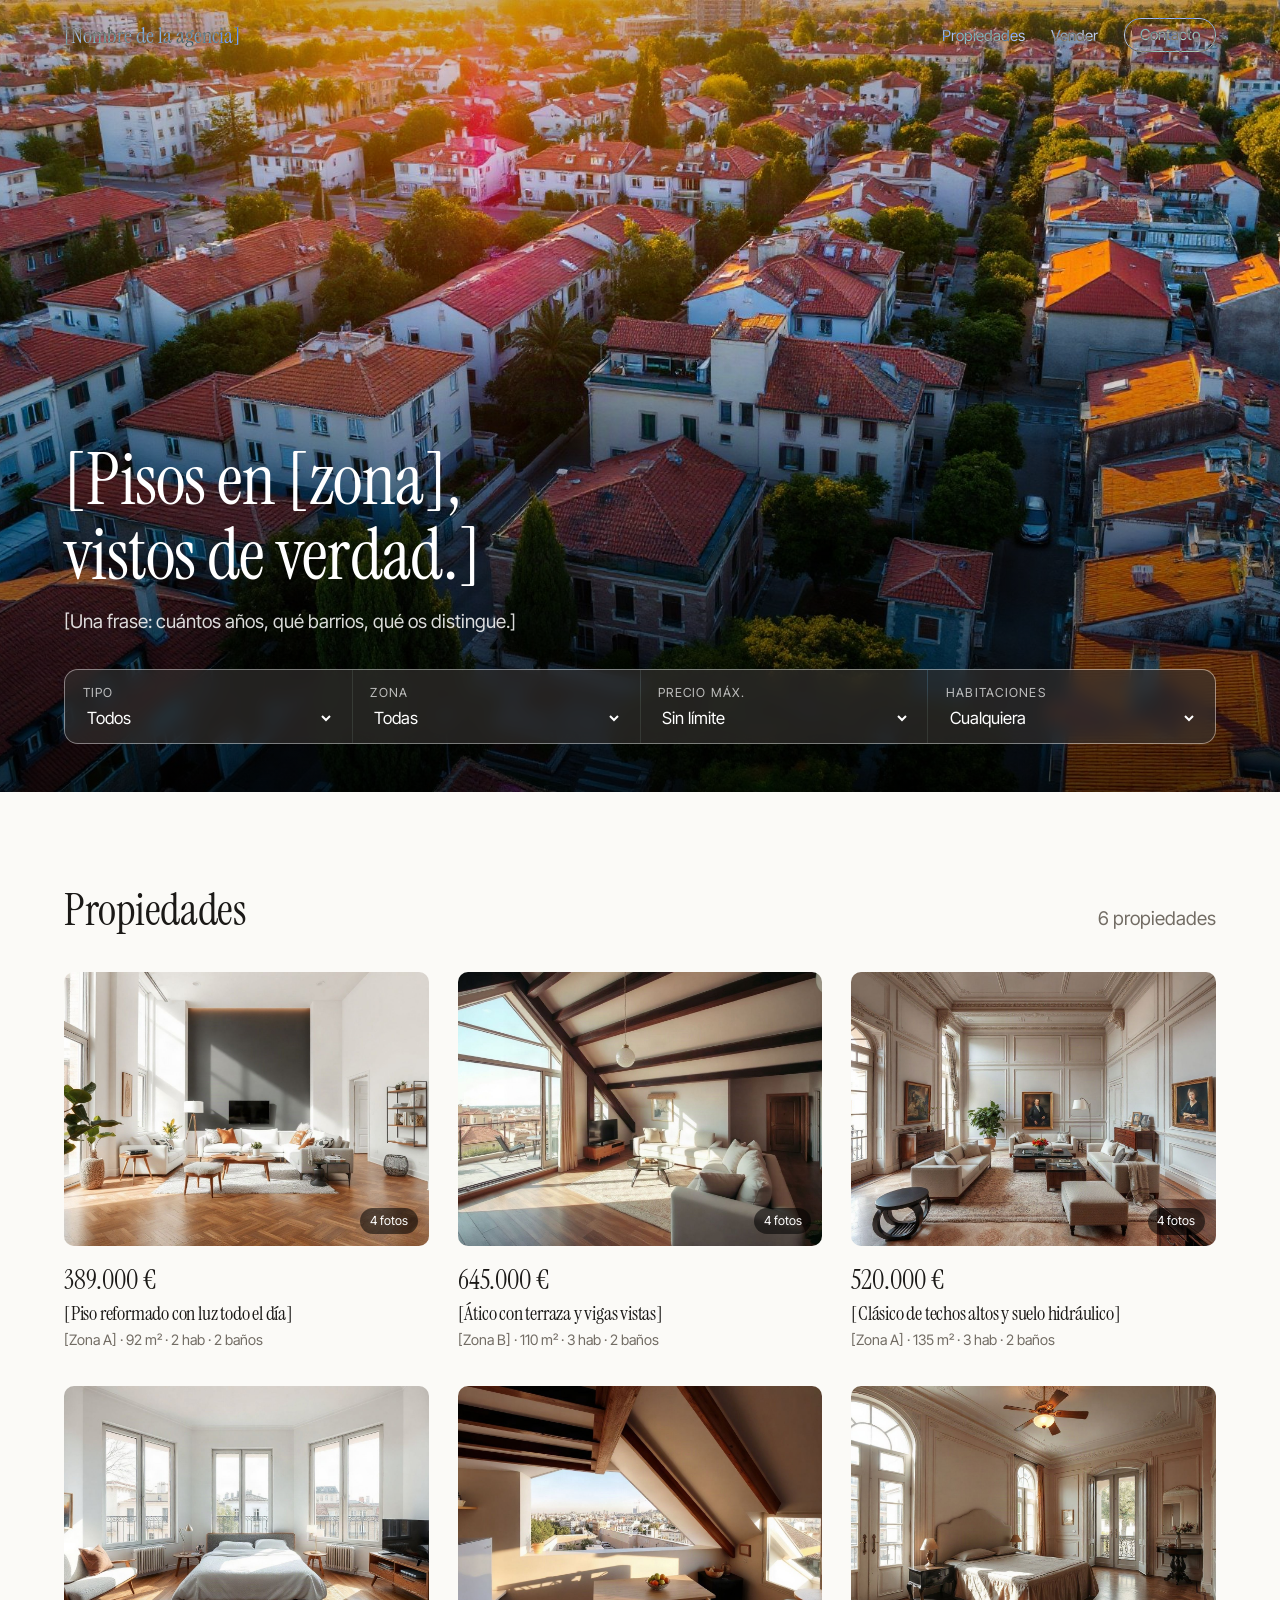
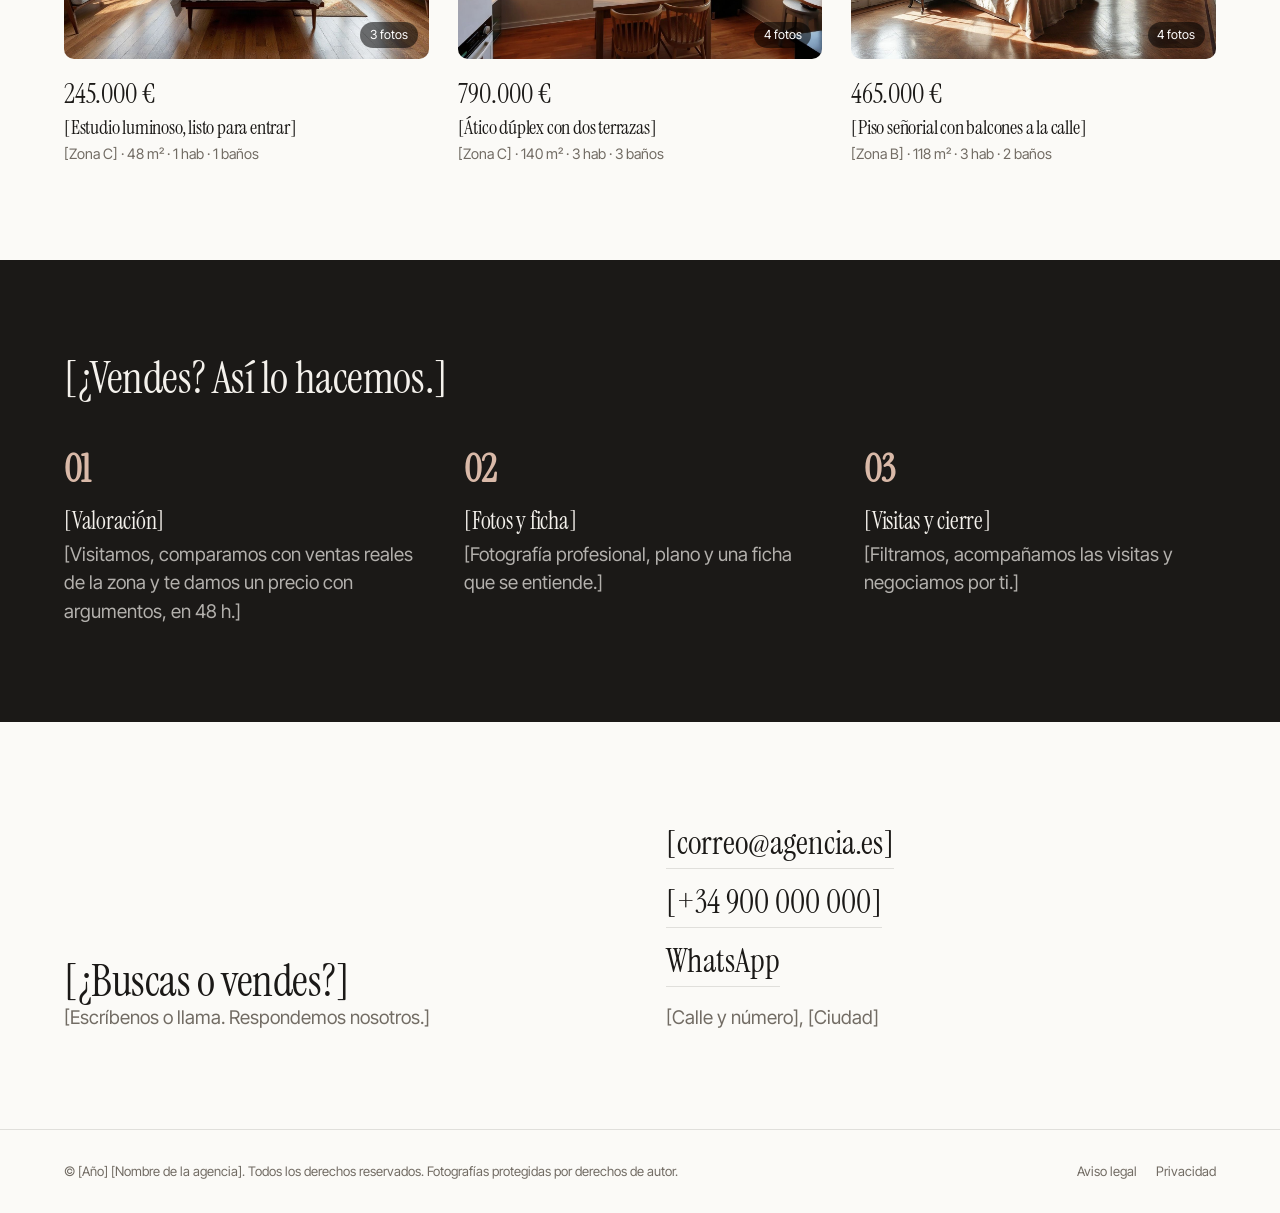
<file: galeria/index.html>
<!DOCTYPE html>
<html lang="es">
<head>
<meta charset="utf-8">
<meta name="viewport" content="width=device-width, initial-scale=1">
<title>[Nombre de la agencia] — Pisos en [zona]</title>
<meta name="description" content="[Una frase: qué tipo de inmuebles y dónde.]">
<link rel="preconnect" href="https://fonts.googleapis.com">
<link rel="preconnect" href="https://fonts.gstatic.com" crossorigin>
<link href="https://fonts.googleapis.com/css2?family=Instrument+Serif:ital@0;1&family=Inter+Tight:wght@400;500;600&display=swap" rel="stylesheet">
<link rel="stylesheet" href="css/estilo.css">
</head>
<body>

<header class="cab">
  <a class="marca" href="#inicio">[Nombre de la agencia]</a>
  <nav><a href="#propiedades">Propiedades</a><a href="#vender">Vender</a><a href="#contacto" class="cta">Contacto</a></nav>
</header>

<!-- ═══ HERO: la zona desde el aire, y la búsqueda ═══ -->
<section id="inicio" class="hero">
  <img class="foto" src="img/hero.jpg" alt="">
  <div class="velo"></div>
  <div class="hero-texto">
    <h1>[Pisos en [zona], vistos de verdad.]</h1>
    <p>[Una frase: cuántos años, qué barrios, qué os distingue.]</p>
  </div>
  <form class="busca" id="busca" onsubmit="return false">
    <label>Tipo<select id="fTipo"><option value="">Todos</option><option>Piso</option><option>Ático</option><option>Casa</option></select></label>
    <label>Zona<select id="fZona"><option value="">Todas</option></select></label>
    <label>Precio máx.<select id="fPrecio"><option value="">Sin límite</option><option value="300000">300.000 €</option><option value="500000">500.000 €</option><option value="800000">800.000 €</option></select></label>
    <label>Habitaciones<select id="fHab"><option value="">Cualquiera</option><option value="1">1+</option><option value="2">2+</option><option value="3">3+</option></select></label>
  </form>
</section>

<!-- ═══ PROPIEDADES: la rejilla se genera desde js/datos.js ═══ -->
<section id="propiedades" class="bloque">
  <div class="bloque-cab"><h2>Propiedades</h2><p id="cuenta" class="sec"></p></div>
  <div class="rejilla" id="rejilla"></div>
  <p class="vacio" id="vacio" hidden>No hay nada con esos filtros. Prueba a quitar alguno.</p>
</section>

<!-- ═══ VENDER: tres pasos ═══ -->
<section id="vender" class="bloque oscuro">
  <div class="bloque-cab"><h2>[¿Vendes? Así lo hacemos.]</h2></div>
  <ol class="pasos">
    <li><b>01</b><h3>[Valoración]</h3><p>[Visitamos, comparamos con ventas reales de la zona y te damos un precio con argumentos, en 48 h.]</p></li>
    <li><b>02</b><h3>[Fotos y ficha]</h3><p>[Fotografía profesional, plano y una ficha que se entiende.]</p></li>
    <li><b>03</b><h3>[Visitas y cierre]</h3><p>[Filtramos, acompañamos las visitas y negociamos por ti.]</p></li>
  </ol>
</section>

<!-- ═══ CONTACTO ═══ -->
<section id="contacto" class="bloque contacto">
  <div><h2>[¿Buscas o vendes?]</h2><p class="sec">[Escríbenos o llama. Respondemos nosotros.]</p></div>
  <div class="datos"><a href="mailto:[correo]">[correo@agencia.es]</a><a href="tel:[telefono]">[+34 900 000 000]</a><a href="https://wa.me/[numero]">WhatsApp</a><address>[Calle y número], [Ciudad]</address></div>
</section>

<footer><span>© [Año] [Nombre de la agencia]. Todos los derechos reservados. Fotografías protegidas por derechos de autor.</span><nav><a href="#">Aviso legal</a><a href="#">Privacidad</a></nav></footer>

<!-- ═══ FICHA + GALERÍA: pantalla completa, deslizar en móvil, flechas en ordenador ═══ -->
<div class="ficha" id="ficha" hidden>
  <button class="cerrar" id="cerrar" type="button" aria-label="Cerrar">×</button>
  <div class="galeria" id="galeria">
    <button class="nav prev" id="prev" type="button" aria-label="Anterior">‹</button>
    <div class="pista" id="pista"></div>
    <button class="nav next" id="next" type="button" aria-label="Siguiente">›</button>
    <div class="contador" id="contador"></div>
  </div>
  <div class="miniaturas" id="miniaturas"></div>
  <div class="ficha-datos">
    <div><p class="ante" id="fZonaTxt"></p><h2 id="fTitulo"></h2><p id="fDesc"></p></div>
    <div class="ficha-lado"><b id="fPrecioTxt"></b><ul id="fDatos"></ul><a class="boton" href="#contacto" id="fContacto">Pedir visita</a></div>
  </div>
</div>

<script src="https://cdnjs.cloudflare.com/ajax/libs/gsap/3.13.0/gsap.min.js"></script>
<script src="js/datos.js"></script>
<script src="js/sitio.js"></script>
</body>
</html>
</file>
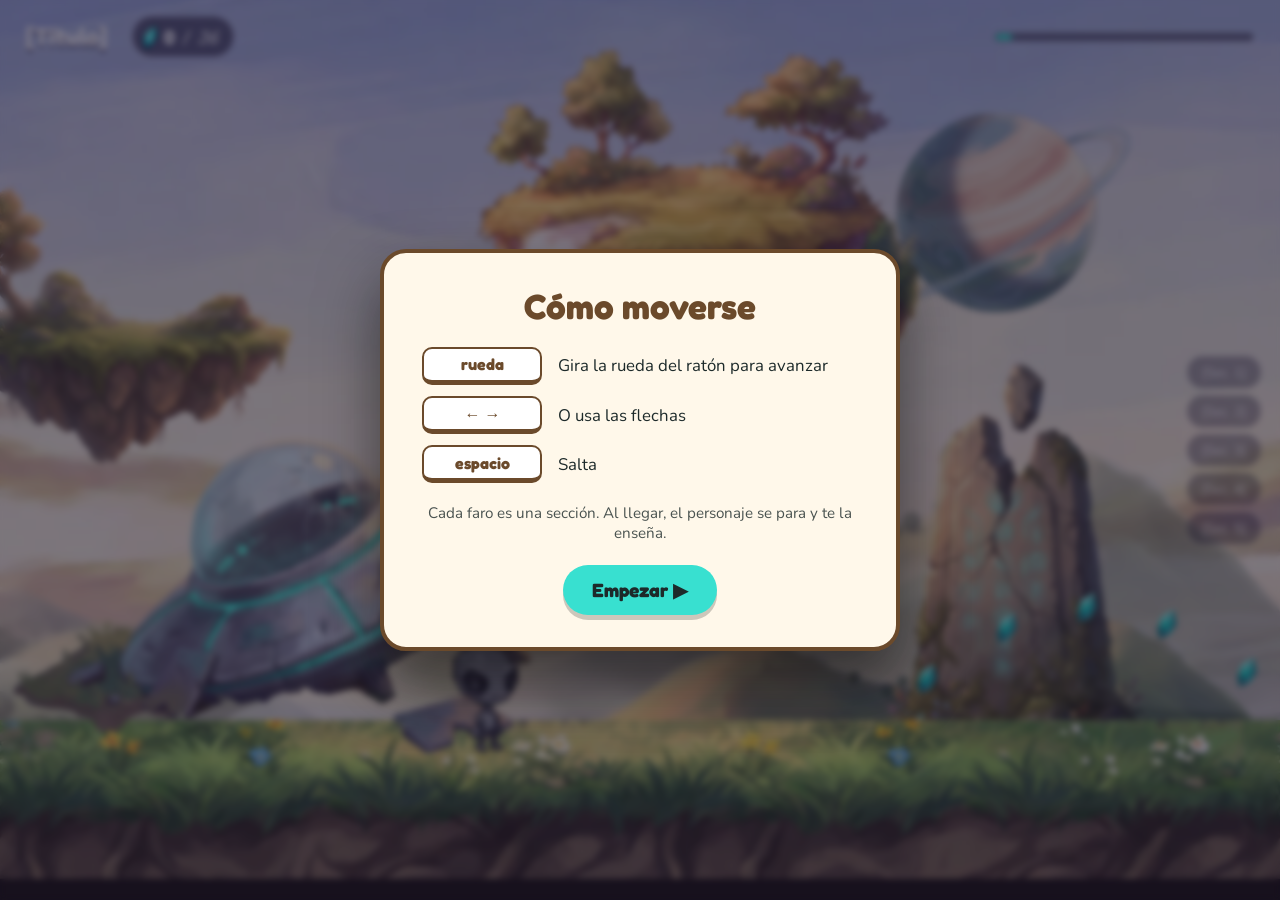
<file: lateral/index.html>
<!DOCTYPE html>
<html lang="es">
<head>
<meta charset="utf-8">
<meta name="viewport" content="width=device-width, initial-scale=1, viewport-fit=cover">
<title>[Título] — [Subtítulo]</title>
<meta name="description" content="[Una frase que resuma el contenido.]">
<link rel="preconnect" href="https://fonts.googleapis.com">
<link rel="preconnect" href="https://fonts.gstatic.com" crossorigin>
<link href="https://fonts.googleapis.com/css2?family=Fredoka:wght@500;700&family=Nunito:wght@500;700&display=swap" rel="stylesheet">
<link rel="stylesheet" href="css/estilo.css">
</head>
<body>

<!-- El nivel es la web: se avanza con la rueda, las flechas o los botones; cada faro es una sección. -->
<canvas id="mundo"></canvas>
<div class="gira" aria-hidden="true"><div><i>📱</i><b>Gira el móvil</b><p style="margin-top:.6rem;opacity:.8;font-weight:400">Este nivel se recorre a lo ancho.</p></div></div>

<header class="hud">
  <a class="marca" href="#">[Título]</a>
  <div class="contador"><img src="img/hud_gema.webp" alt=""><b id="gemas">0</b><span>/ <i id="gemasTotal">0</i></span></div>
  <div class="progreso" aria-hidden="true"><i id="barra"></i></div>
</header>

<!-- cartel de inicio: como moverse, en el centro, hasta el primer gesto -->
<div class="inicio" id="inicio">
  <div class="inicio-marco">
    <h2>Cómo moverse</h2>
    <ul>
      <li><b class="tecla">rueda</b><span>Gira la rueda del ratón para avanzar</span></li>
      <li><b class="tecla">← →</b><span>O usa las flechas</span></li>
      <li><b class="tecla">espacio</b><span>Salta</span></li>
      <li class="movil"><b class="tecla">◀ ▶ ▲</b><span>En el móvil, los botones de abajo</span></li>
    </ul>
    <p>Cada faro es una sección. Al llegar, el personaje se para y te la enseña.</p>
    <button id="empezar" type="button">Empezar ▶</button>
  </div>
</div>

<!-- los paneles de cada faro: se muestran encima del faro al llegar -->
<div class="panel" id="panel" hidden>
  <div class="panel-marco">
    <button class="cerrar" id="cerrar" type="button" aria-label="Cerrar">×</button>
    <h2 id="panelTitulo"></h2>
    <div id="panelCuerpo"></div>
    <button class="seguir" id="seguir" type="button">Seguir ▶</button>
  </div>
</div>

<div class="final" id="final" hidden>
  <div class="final-marco">
    <h2>[Mensaje final]</h2>
    <p>[Una frase de cierre. Debajo, un enlace o dos.]</p>
    <p class="enlaces"><a href="#">[Enlace 1]</a><a href="#">[Enlace 2]</a></p>
    <button id="reiniciar" type="button">Volver al principio ↺</button>
  </div>
</div>

<template id="s1"><p>[Texto de la sección 1. Dos o tres frases.]</p><p>[Segunda frase.]</p></template>
<template id="s2"><ul><li><b>[Elemento 1]</b><span>[Una línea.]</span></li><li><b>[Elemento 2]</b><span>[Una línea.]</span></li><li><b>[Elemento 3]</b><span>[Una línea.]</span></li></ul></template>
<template id="s3"><ol><li><b>[Paso 1]</b><span>[Una línea.]</span></li><li><b>[Paso 2]</b><span>[Una línea.]</span></li><li><b>[Paso 3]</b><span>[Una línea.]</span></li></ol></template>
<template id="s4"><p class="grande">[Una frase grande.]</p><p>[Dos líneas que la acompañen.]</p></template>
<template id="s5"><p>[Cierre.]</p><p class="enlaces"><a href="#">[Enlace 1]</a><a href="#">[Enlace 2]</a><a href="#">[Enlace 3]</a></p><small>© [Año] [Título]. Todos los derechos reservados. Ilustraciones protegidas por derechos de autor.</small></template>

<nav class="mandos" aria-label="Controles">
  <button id="izq" type="button" aria-label="Izquierda">◀</button>
  <button id="der" type="button" aria-label="Derecha">▶</button>
  <button id="salta" type="button" aria-label="Saltar">▲</button>
</nav>

<nav class="mapa" aria-label="Secciones">
  <button data-faro="0" type="button">[Sec. 1]</button>
  <button data-faro="1" type="button">[Sec. 2]</button>
  <button data-faro="2" type="button">[Sec. 3]</button>
  <button data-faro="3" type="button">[Sec. 4]</button>
  <button data-faro="4" type="button">[Sec. 5]</button>
</nav>

<script src="https://cdnjs.cloudflare.com/ajax/libs/gsap/3.13.0/gsap.min.js"></script>
<script src="js/app.js"></script>
</body>
</html>
</file>
<file: galeria/css/estilo.css>
/* web-galeria — inmobiliaria: las fotos mandan. Blanco, negro cálido, una serif fina para los titulares. */
:root{--fondo:#fbfaf7;--tinta:#1b1917;--gris:#726c64;--linea:rgba(27,25,23,.12);--acento:#b3532b;--margen:clamp(1.2rem,5vw,5rem)}
*{box-sizing:border-box;margin:0;padding:0}
html{scroll-behavior:smooth}
body{background:var(--fondo);color:var(--tinta);font-family:"Inter Tight",system-ui,sans-serif;font-size:clamp(1rem,.35vw + .9rem,1.2rem);line-height:1.5;-webkit-font-smoothing:antialiased}
a{color:inherit;text-decoration:none}button{font:inherit;cursor:pointer;border:0;background:none;color:inherit}
h1,h2,h3{font-family:"Instrument Serif",Georgia,serif;font-weight:400;line-height:1.05;letter-spacing:-.01em}
h1{font-size:clamp(2.4rem,5.6vw,5.4rem);max-width:16ch}h2{font-size:clamp(1.9rem,3.4vw,3.2rem)}h3{font-size:1.5rem}
.sec{color:var(--gris)}.ante{font-size:.8rem;letter-spacing:.16em;text-transform:uppercase;color:var(--gris);margin-bottom:.6rem}

.cab{position:fixed;top:0;left:0;right:0;z-index:20;display:flex;justify-content:space-between;align-items:center;padding:1.2rem var(--margen);mix-blend-mode:difference;color:#fff;font-size:.95rem}
.cab .marca{font-family:"Instrument Serif",serif;font-size:1.4rem}
.cab nav a{margin-left:1.6rem}.cab nav .cta{border:1px solid currentColor;padding:.4rem .95rem;border-radius:2rem}

/* ── hero con buscador ── */
.hero{position:relative;min-height:88vh;display:flex;flex-direction:column;justify-content:flex-end;color:#fff;overflow:hidden}
.hero .foto{position:absolute;inset:0;width:100%;height:100%;object-fit:cover}
.hero .velo{position:absolute;inset:0;background:linear-gradient(180deg,rgba(0,0,0,.2),transparent 35%,rgba(0,0,0,.7))}
.hero-texto{position:relative;padding:0 var(--margen) 2rem}.hero-texto p{margin-top:1rem;max-width:46ch;color:rgba(255,255,255,.85)}
.busca{position:relative;margin:0 var(--margen) 3rem;display:grid;grid-template-columns:repeat(4,1fr);gap:1px;background:rgba(255,255,255,.2);border:1px solid rgba(255,255,255,.35);border-radius:14px;overflow:hidden;backdrop-filter:blur(8px)}
.busca label{display:flex;flex-direction:column;gap:.25rem;padding:.9rem 1.1rem;background:rgba(20,18,16,.55);font-size:.78rem;letter-spacing:.1em;text-transform:uppercase;color:rgba(255,255,255,.7)}
.busca select{background:transparent;border:0;color:#fff;font:inherit;font-size:1.05rem;text-transform:none;letter-spacing:0;outline:0}
.busca select option{color:#111}
@media (max-width:820px){.busca{grid-template-columns:1fr 1fr}}

/* ── rejilla de propiedades ── */
.bloque{padding:6rem var(--margen)}.bloque-cab{display:flex;justify-content:space-between;align-items:baseline;margin-bottom:2.4rem;flex-wrap:wrap;gap:1rem}
.rejilla{display:grid;grid-template-columns:repeat(3,1fr);gap:2.2rem 1.8rem}
@media (max-width:1000px){.rejilla{grid-template-columns:1fr 1fr}}@media (max-width:620px){.rejilla{grid-template-columns:1fr}}
.tarjeta{text-align:left;display:block;width:100%}
.tarjeta .marco{position:relative;aspect-ratio:4/3;overflow:hidden;border-radius:10px;background:#e8e4dc}
.tarjeta img{width:100%;height:100%;object-fit:cover;display:block;transition:transform .8s cubic-bezier(.2,.7,.2,1)}
.tarjeta:hover img{transform:scale(1.05)}
.tarjeta .n{position:absolute;right:.7rem;bottom:.7rem;background:rgba(0,0,0,.55);color:#fff;font-size:.78rem;padding:.25rem .6rem;border-radius:1rem}
.tarjeta .precio{margin-top:.9rem;font-family:"Instrument Serif",serif;font-size:1.7rem}
.tarjeta h3{margin-top:.15rem;font-size:1.25rem}.tarjeta .meta{color:var(--gris);font-size:.9rem;margin-top:.3rem}
.vacio{color:var(--gris);padding:3rem 0}

/* ── vender y contacto ── */
.oscuro{background:var(--tinta);color:#f4f1ec}.oscuro .sec{color:rgba(244,241,236,.65)}
.pasos{list-style:none;display:grid;grid-template-columns:repeat(3,1fr);gap:3rem}
.pasos b{display:block;font-family:"Instrument Serif",serif;font-size:2.4rem;color:#d9b9a8;margin-bottom:.6rem}.pasos p{color:rgba(244,241,236,.7);margin-top:.5rem}
@media (max-width:820px){.pasos{grid-template-columns:1fr}}
.contacto{display:grid;grid-template-columns:1fr 1fr;gap:4vw;align-items:end}
.datos{display:grid;gap:.5rem}.datos a{font-family:"Instrument Serif",serif;font-size:clamp(1.5rem,2.6vw,2.4rem);border-bottom:1px solid var(--linea);width:max-content;max-width:100%}
.datos a:hover{color:var(--acento);border-color:var(--acento)}.datos address{font-style:normal;color:var(--gris);margin-top:.6rem}
@media (max-width:820px){.contacto{grid-template-columns:1fr}}
footer{padding:2rem var(--margen);display:flex;justify-content:space-between;flex-wrap:wrap;gap:1rem;font-size:.82rem;color:var(--gris);border-top:1px solid var(--linea)}footer nav a{margin-left:1.2rem}

/* ── la ficha con galería a pantalla completa ── */
.ficha{position:fixed;inset:0;z-index:50;background:var(--fondo);overflow:auto;display:flex;flex-direction:column}
.ficha .cerrar{position:fixed;right:1.2rem;top:1rem;z-index:5;width:44px;height:44px;border-radius:50%;background:rgba(0,0,0,.55);color:#fff;font-size:1.6rem;line-height:1}
.galeria{position:relative;height:72vh;background:#111;overflow:hidden;touch-action:pan-y}
.pista{display:flex;height:100%;transition:transform .45s cubic-bezier(.2,.7,.2,1);will-change:transform}
.pista img{flex:0 0 100%;width:100%;height:100%;object-fit:contain;user-select:none;-webkit-user-drag:none}
.nav{position:absolute;top:50%;transform:translateY(-50%);width:52px;height:52px;border-radius:50%;background:rgba(0,0,0,.45);color:#fff;font-size:2rem;line-height:1;z-index:3}
.nav.prev{left:1rem}.nav.next{right:1rem}@media (pointer:coarse){.nav{display:none}}
.contador{position:absolute;left:50%;bottom:1rem;transform:translateX(-50%);color:#fff;font-size:.85rem;background:rgba(0,0,0,.45);padding:.3rem .8rem;border-radius:1rem}
.miniaturas{display:flex;gap:.5rem;padding:.8rem var(--margen);overflow-x:auto;background:#161412}
.miniaturas img{width:96px;height:64px;object-fit:cover;border-radius:6px;opacity:.55;cursor:pointer;transition:opacity .2s;flex:0 0 auto}
.miniaturas img.activa,.miniaturas img:hover{opacity:1}
.ficha-datos{display:grid;grid-template-columns:1.4fr 1fr;gap:4vw;padding:3rem var(--margen) 5rem}
.ficha-datos p{margin-top:1rem;max-width:60ch}
.ficha-lado b{display:block;font-family:"Instrument Serif",serif;font-size:2.6rem}
.ficha-lado ul{list-style:none;margin:1.2rem 0;display:grid;gap:.4rem}.ficha-lado li{display:flex;justify-content:space-between;border-bottom:1px solid var(--linea);padding:.5rem 0}.ficha-lado li span{color:var(--gris)}
.boton{display:inline-block;background:var(--tinta);color:#fff;padding:.8rem 1.4rem;border-radius:2rem;font-weight:500}.boton:hover{background:var(--acento)}
@media (max-width:820px){.ficha-datos{grid-template-columns:1fr}.galeria{height:56vh}}
[hidden]{display:none !important}

/* ── MÓVIL ── */
@media (hover:none){ .tarjeta:hover img{transform:none} }
@media (max-width:820px){
  html,body{overflow-x:clip;max-width:100%}
  .cab{padding:.9rem var(--margen);font-size:.85rem;align-items:center}
  .cab .marca{font-size:1rem;white-space:nowrap;overflow:hidden;text-overflow:ellipsis;max-width:42vw}
  .bloque-cab h2{font-size:clamp(1.6rem,7vw,2.2rem)}
  .cab nav a:not(.cta){display:none}
  .hero{min-height:78vh}
  .hero-texto{padding-bottom:1.4rem}
  .busca{margin-bottom:2rem;border-radius:12px}
  .busca label{padding:.7rem .9rem;font-size:.7rem}
  .busca select{font-size:.95rem}
  .bloque{padding:4rem var(--margen)}
  .rejilla{gap:1.8rem 1.2rem}
  .ficha .cerrar{right:.8rem;top:.8rem}
  .miniaturas{padding:.6rem var(--margen)}
  .miniaturas img{width:72px;height:50px}
  .ficha-datos{padding:2rem var(--margen) 4rem;gap:2rem}
  .ficha-lado b{font-size:2rem}
  footer{flex-direction:column;gap:.8rem}
}
</file>
<file: lateral/css/estilo.css>
/* web-lateral — el nivel es la web. Paleta del arte: amanecer lila, verde de pradera, cian de las gemas. */
:root{--cielo:#c9b8d8;--pradera:#5f9a4a;--cian:#38e0d0;--tinta:#1d2a2a;--crema:#fff8ea;--madera:#6b4a2b}
*{box-sizing:border-box;margin:0;padding:0}
html,body{height:100%;overflow:hidden;background:#1a1530;font-family:"Nunito",system-ui,sans-serif;color:var(--tinta);-webkit-font-smoothing:antialiased}
button{font:inherit;cursor:pointer;border:0;background:none}
#mundo{position:fixed;inset:0;width:100%;height:100%;display:block}

/* ── HUD del juego ─────────────────────────────────────────────── */
.hud{position:fixed;top:0;left:0;right:0;z-index:5;display:flex;align-items:center;gap:1.6rem;padding:1rem 1.6rem;pointer-events:none}
.hud .marca{font-family:"Fredoka",sans-serif;font-weight:700;font-size:1.5rem;color:#fff;text-shadow:0 3px 0 rgba(30,20,50,.55);pointer-events:auto;text-decoration:none}
.contador{display:flex;align-items:center;gap:.4rem;background:rgba(20,16,40,.55);padding:.35rem .9rem .35rem .5rem;border-radius:2rem;color:#fff;font-family:"Fredoka",sans-serif;font-weight:700;font-size:1.2rem;border:2px solid rgba(255,255,255,.2)}
.contador img{height:26px;width:auto}.contador span{opacity:.7;font-weight:500}
.progreso{margin-left:auto;width:min(28vw,260px);height:10px;border-radius:5px;background:rgba(20,16,40,.5);border:2px solid rgba(255,255,255,.25);overflow:hidden}
.progreso i{display:block;height:100%;width:0;background:var(--cian);box-shadow:0 0 10px var(--cian)}
.pista{position:fixed;left:50%;bottom:1.4rem;transform:translateX(-50%);z-index:5;color:#fff;background:rgba(20,16,40,.55);padding:.5rem 1.1rem;border-radius:2rem;font-size:.95rem;pointer-events:none;transition:opacity .6s;white-space:nowrap}
.mandos{position:fixed;left:1.2rem;right:1.2rem;bottom:1.2rem;z-index:6;display:none;justify-content:space-between;pointer-events:none}
.mandos button{pointer-events:auto;width:74px;height:74px;border-radius:50%;background:rgba(20,16,40,.6);color:#fff;font-size:1.6rem;border:3px solid rgba(255,255,255,.35);touch-action:none;user-select:none}
.mandos #salta{margin-left:auto}
@media (pointer:coarse){.mandos{display:flex}.pista{display:none}}
.mapa{position:fixed;right:1.2rem;top:50%;transform:translateY(-50%);z-index:5;display:flex;flex-direction:column;gap:.4rem}
.mapa button{color:#fff;background:rgba(20,16,40,.45);padding:.3rem .8rem;border-radius:1rem;font-size:.85rem;border:2px solid rgba(255,255,255,.15);text-align:left;opacity:.75}
.mapa button.hecho{border-color:var(--cian);opacity:1}.mapa button:hover{opacity:1}
@media (max-width:720px){.mapa{display:none}}

/* ── el panel de cada faro: en el estilo de panel del HUD ──────── */
.panel{position:fixed;z-index:7;left:50%;bottom:32vh;transform:translate(-50%,0);width:min(560px,92vw)}
.panel-marco{position:relative;background:var(--crema);border:4px solid var(--madera);border-radius:22px;padding:1.6rem 1.8rem 1.4rem;box-shadow:0 18px 40px rgba(20,10,40,.45),inset 0 0 0 3px rgba(255,255,255,.6);font-size:1.05rem;line-height:1.5}
.panel-marco::after{content:"";position:absolute;left:50%;bottom:-22px;margin-left:-14px;border:14px solid transparent;border-top-color:var(--madera);border-bottom:0}
.panel h2{font-family:"Fredoka",sans-serif;font-weight:700;color:var(--madera);font-size:1.7rem;margin-bottom:.6rem}
.panel p{margin-bottom:.6rem}.panel .grande{font-family:"Fredoka",sans-serif;font-size:1.5rem;color:var(--madera)}
.panel ul,.panel ol{list-style:none;display:grid;gap:.5rem}
.panel li{padding:.6rem .9rem;border:2px solid rgba(107,74,43,.25);border-radius:12px;background:#fff}
.panel li b{display:block;color:var(--madera)}.panel li span{opacity:.8;font-size:.95em}
.panel ol{counter-reset:p}.panel ol li{position:relative;padding-left:2.6rem;counter-increment:p}
.panel ol li::before{content:counter(p);position:absolute;left:.7rem;top:.6rem;width:1.4rem;height:1.4rem;border-radius:50%;background:var(--cian);color:var(--tinta);font-weight:700;display:grid;place-items:center;font-size:.85rem}
.panel .enlaces{display:flex;flex-wrap:wrap;gap:.5rem 1.4rem}.panel .enlaces a{color:var(--madera);font-weight:700;border-bottom:2px solid var(--cian)}
.panel small{display:block;margin-top:.8rem;font-size:.75rem;opacity:.65;line-height:1.4}
.cerrar{position:absolute;right:.6rem;top:.4rem;font-size:1.6rem;color:var(--madera);opacity:.6}.cerrar:hover{opacity:1}

.seguir{display:block;margin:.9rem 0 0 auto;background:var(--cian);color:var(--tinta);font-family:"Fredoka",sans-serif;font-weight:700;padding:.55rem 1.2rem;border-radius:2rem;box-shadow:0 4px 0 rgba(0,0,0,.2)}
.seguir:active{transform:translateY(3px);box-shadow:0 1px 0 rgba(0,0,0,.2)}
.final{position:fixed;inset:0;z-index:9;display:grid;place-items:center;background:radial-gradient(ellipse at center,rgba(56,224,208,.25),rgba(20,16,40,.75))}
.final-marco{background:var(--crema);border:4px solid var(--madera);border-radius:26px;padding:2rem 2.4rem;max-width:min(560px,90vw);text-align:center;box-shadow:0 30px 60px rgba(0,0,0,.5)}
.final h2{font-family:"Fredoka",sans-serif;color:var(--madera);font-size:2.2rem;margin-bottom:.6rem}
.final .enlaces{display:flex;justify-content:center;gap:1.4rem;margin:.8rem 0 1.2rem}.final .enlaces a{color:var(--madera);font-weight:700;border-bottom:2px solid var(--cian)}
.final button{background:var(--madera);color:var(--crema);font-family:"Fredoka",sans-serif;font-weight:700;padding:.7rem 1.4rem;border-radius:2rem}

[hidden]{display:none !important}

/* cartel de inicio */
.inicio{position:fixed;inset:0;z-index:12;display:grid;place-items:center;background:rgba(20,16,40,.55);backdrop-filter:blur(3px)}
.inicio-marco{background:var(--crema);border:4px solid var(--madera);border-radius:26px;padding:2rem 2.4rem;max-width:min(520px,92vw);box-shadow:0 30px 60px rgba(0,0,0,.5);text-align:center}
.inicio h2{font-family:"Fredoka",sans-serif;color:var(--madera);font-size:2.2rem;margin-bottom:1.2rem}
.inicio ul{list-style:none;display:grid;gap:.7rem;text-align:left;margin-bottom:1.2rem}
.inicio li{display:grid;grid-template-columns:7.5rem 1fr;align-items:center;gap:1rem;font-size:1.05rem}
.inicio .tecla{display:inline-block;text-align:center;background:#fff;border:2px solid var(--madera);border-bottom-width:5px;border-radius:10px;padding:.35rem .6rem;font-family:"Fredoka",sans-serif;font-weight:700;color:var(--madera);font-size:1rem}
.inicio p{font-size:.95rem;opacity:.8;margin-bottom:1.4rem}
.inicio button{background:var(--cian);color:var(--tinta);font-family:"Fredoka",sans-serif;font-weight:700;font-size:1.2rem;padding:.8rem 1.8rem;border-radius:2rem;box-shadow:0 5px 0 rgba(0,0,0,.2)}
.inicio button:active{transform:translateY(4px);box-shadow:0 1px 0 rgba(0,0,0,.2)}
.inicio .movil{display:none}@media (pointer:coarse){.inicio .movil{display:grid}}

/* ── MÓVIL ── el cartel cabe, y en vertical se avisa de girar (el nivel es apaisado) */
@media (max-width:820px){
  .inicio-marco{padding:1.4rem 1.2rem;max-width:calc(100vw - 2rem);border-radius:20px}
  .inicio h2{font-size:1.6rem;margin-bottom:.9rem}
  .inicio li{grid-template-columns:5.5rem 1fr;gap:.7rem;font-size:.95rem}
  .inicio .tecla{padding:.3rem .45rem;font-size:.85rem}
  .inicio p{font-size:.88rem}
  .inicio button{font-size:1.05rem;padding:.7rem 1.4rem}
  .hud{padding:.7rem 1rem;gap:.9rem}
  .hud .marca{font-size:1.1rem}
  .contador{font-size:1rem;padding:.25rem .7rem .25rem .4rem}
  .contador img{height:20px}
  .panel{bottom:26vh;width:calc(100vw - 1.6rem)}
  .panel-marco{padding:1.2rem 1.2rem 1rem;font-size:.98rem}
  .panel h2{font-size:1.4rem}
  .mandos button{width:64px;height:64px}
}
/* en vertical, tapa el juego y pide girar: el nivel se lee a lo ancho */
.gira{position:fixed;inset:0;z-index:20;display:none;place-items:center;text-align:center;background:#1a1530;color:#fff;padding:2rem;font-family:"Fredoka",sans-serif}
.gira i{display:block;font-size:3rem;margin-bottom:1rem;animation:giraicono 2s ease-in-out infinite}
@keyframes giraicono{50%{transform:rotate(90deg)}}
@media (orientation:portrait) and (pointer:coarse){ .gira{display:grid} .hud,.mandos,.mapa,.pista,.inicio{display:none !important} }
.gira b{font-size:1.5rem;display:block}
</file>
